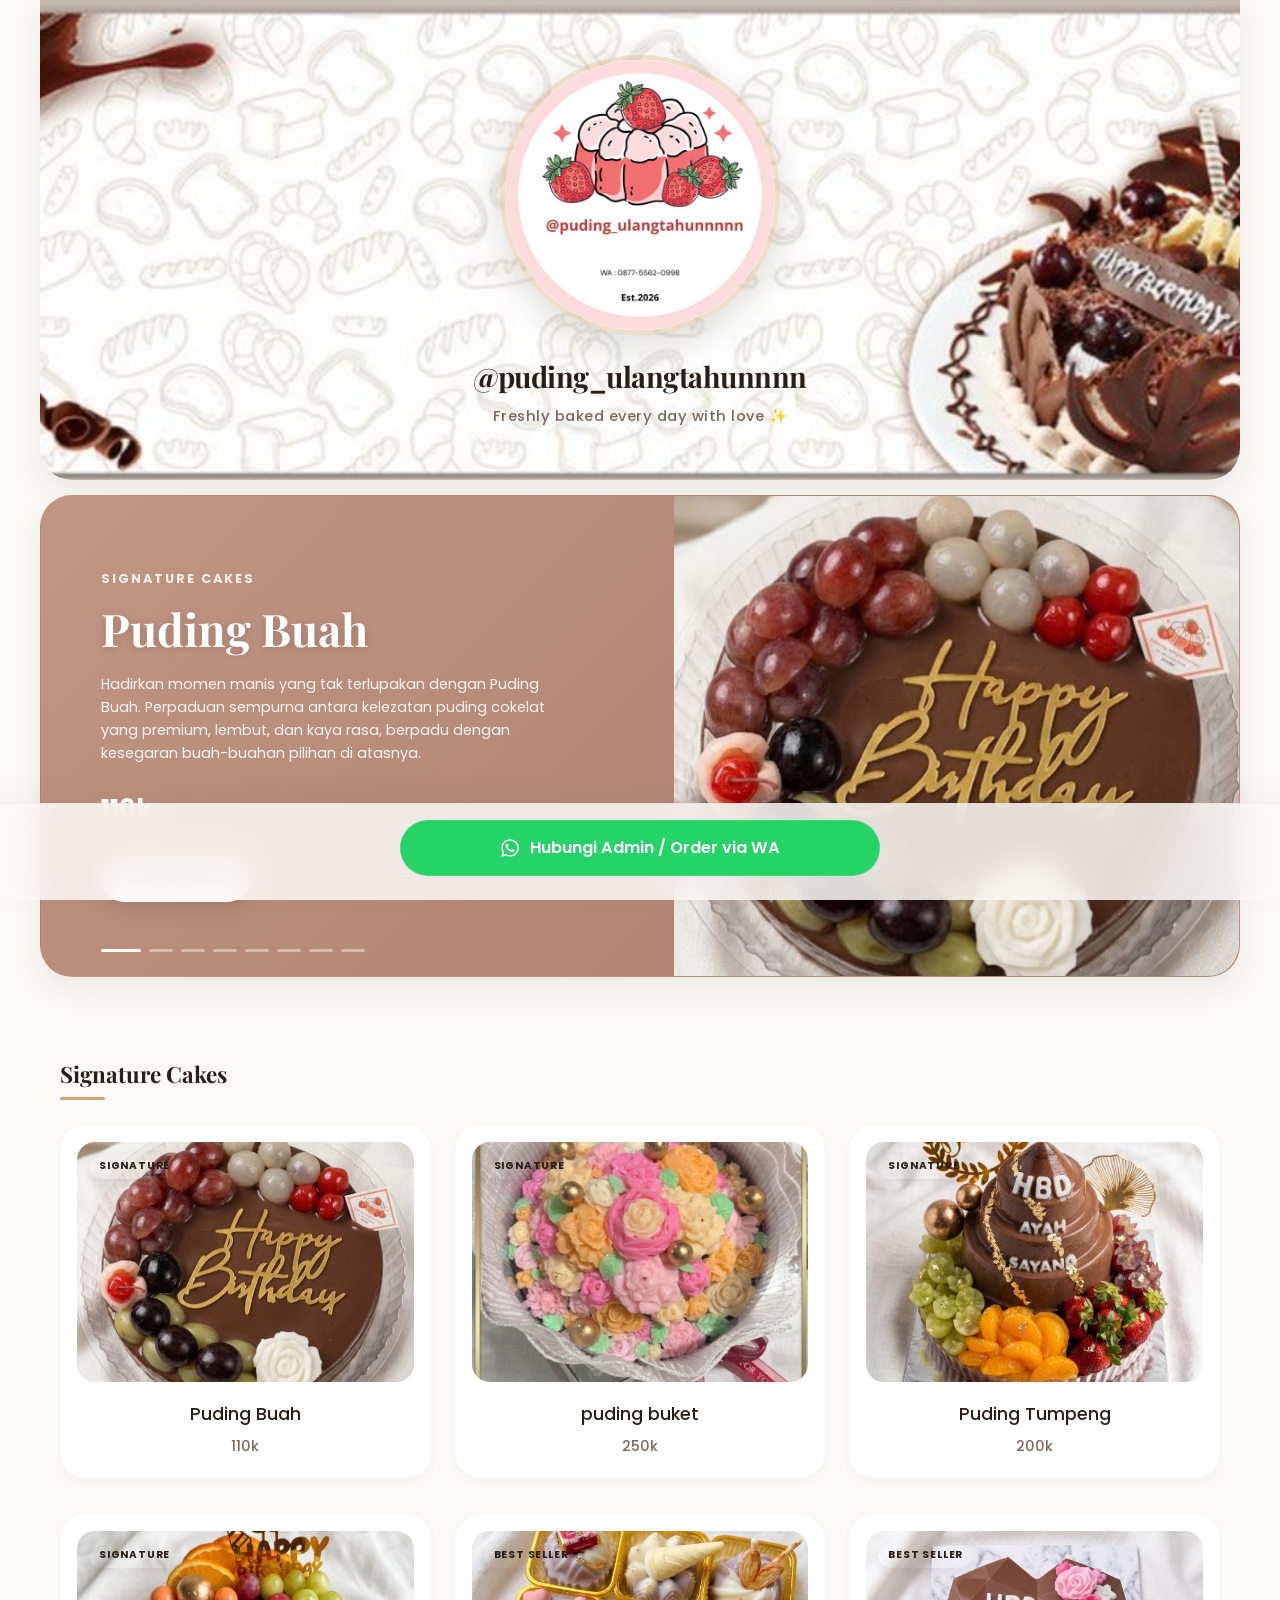
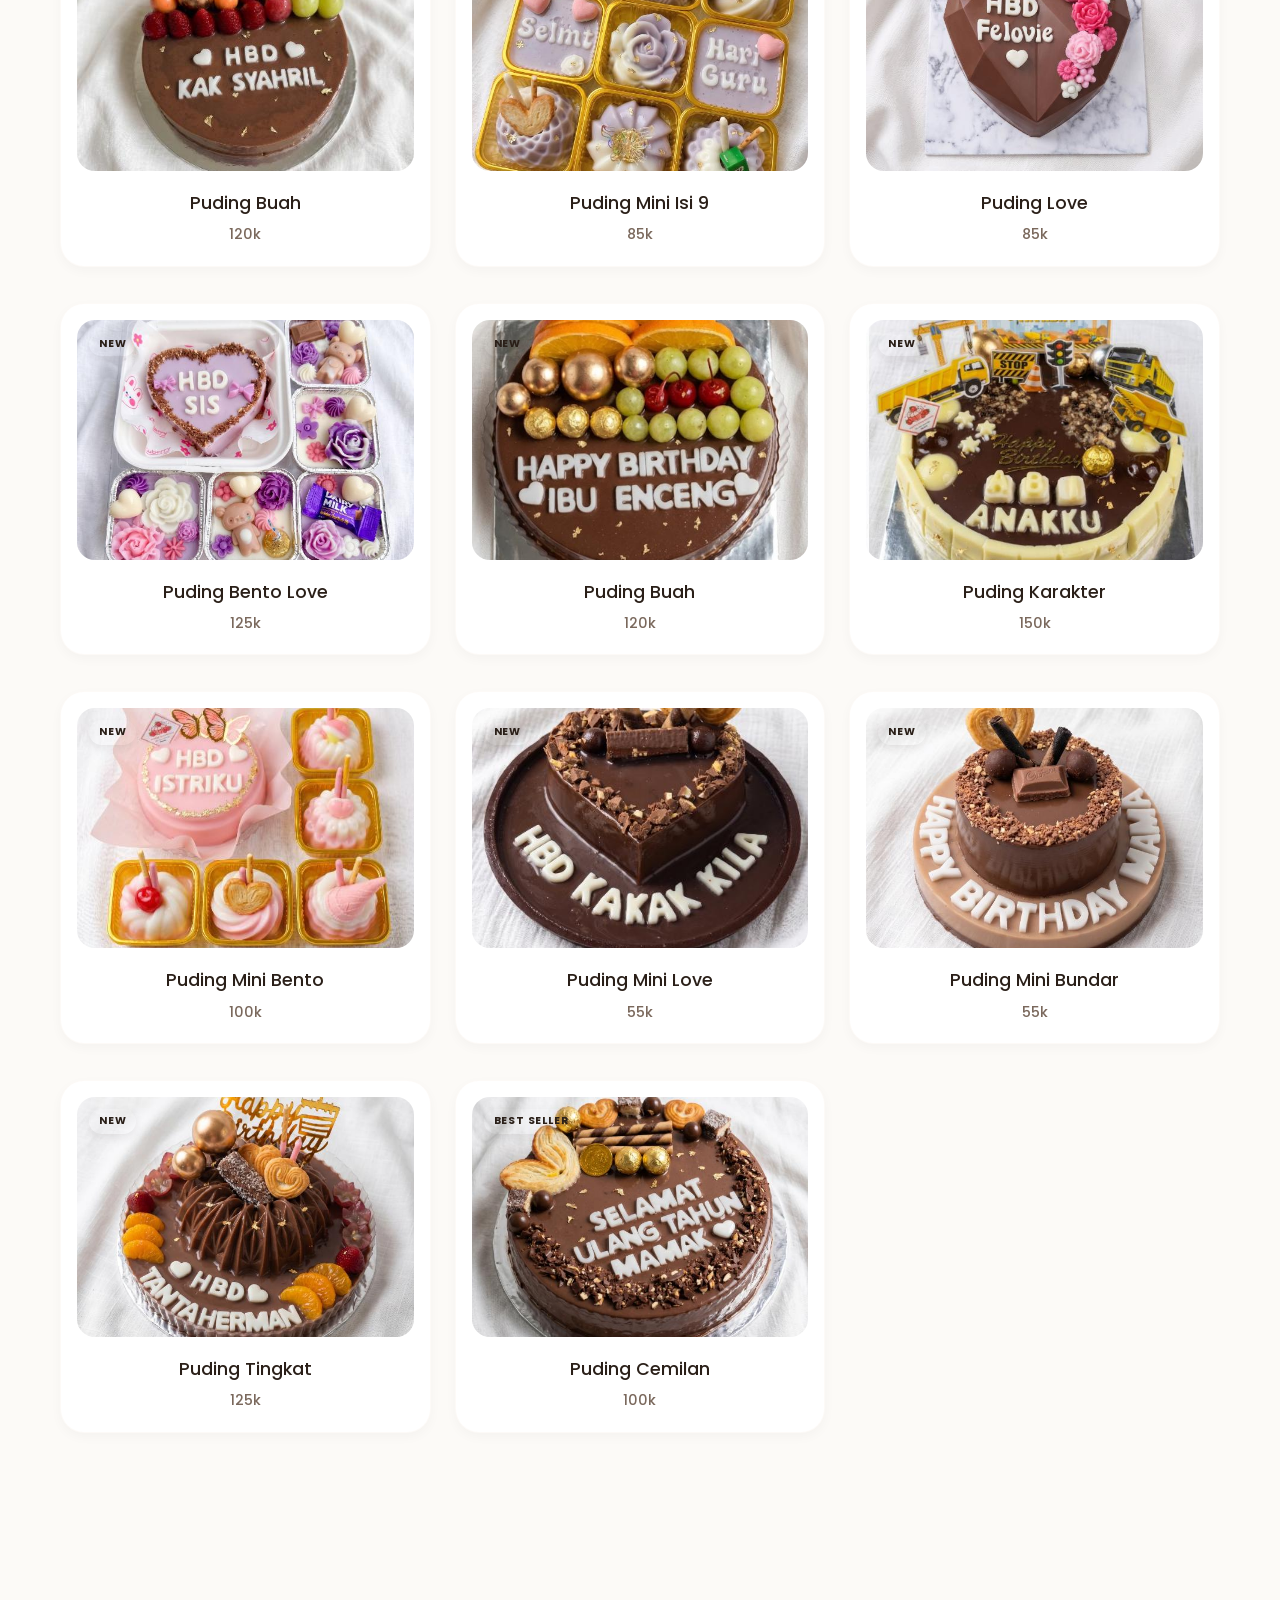
<file: index.html>
<!DOCTYPE html>
<html lang="id">
<head>
    <meta charset="UTF-8">
    <meta name="viewport" content="width=device-width, initial-scale=1.0">
    <title>Pricelist Toko Kue - Menu Spesial Premium</title>
    <link rel="stylesheet" href="style.css">
    <!-- Menggunakan kombinasi Playfair Display (judul mewah) dan Poppins (teks nyaman) -->
    <link rel="preconnect" href="https://fonts.googleapis.com">
    <link rel="preconnect" href="https://fonts.gstatic.com" crossorigin>
    <link href="https://fonts.googleapis.com/css2?family=Playfair+Display:ital,wght@0,600;0,700;1,400&family=Poppins:wght@400;500;600;700&display=swap" rel="stylesheet">
    
    <!-- Memuat berkas data menu eksternal -->
    <script src="menu.data.js"></script>
</head>
<body>

    <!-- Pembungkus Utama Aplikasi -->
    <div class="app-wrapper">
        
        <!-- Header Profil Toko (Glassmorphism & Elegant) -->
        <header class="header">
            <div class="logo-container">
                <!-- Ganti logo.jpg dengan logo toko kue jika ada -->
                <img src="logo.png" alt="Logo Toko Kue" class="logo-toko" onerror="this.src='https://images.unsplash.com/photo-1511018556340-d16986a1c194?w=150'">
            </div>
            <h1>@puding_ulangtahunnnn</h1>
            <p class="subtitle">Freshly baked every day with love ✨</p>
        </header>

        <!-- Elegant Hero Slider Section -->
        <div class="hero-slider-container">
            <div class="hero-slider" id="hero-slider">
                <!-- Slides will be injected dynamically via JavaScript -->
            </div>
            <!-- Slider dots pagination -->
            <div class="slider-dots" id="slider-dots"></div>
        </div>
    
        <!-- Kontainer Menu/Pricelist (Akan diisi dinamis oleh JavaScript) -->
        <main class="menu-container" id="menu-container">
            <div class="loading-state" style="text-align: center; color: var(--color-text-muted); font-size: 0.95rem; padding: 60px 0;">
                Memuat menu spesial... ✨
            </div>
        </main>
        
    </div>

    <!-- Tombol Order WhatsApp Melayang (Sticky Button with Pulse Animation) -->
    <div class="cta-container">
        <!-- Ganti nomor 628xxx dengan nomor WhatsApp toko kue Anda -->
        <a href="https://wa.me/6287755620998?text=Halo%20kak,%20saya%20tertarik%20untuk%20tanya-tanya%20tentang%20menu%20kuenya" class="btn-whatsapp" target="_blank" rel="noopener noreferrer">
            <svg class="icon-wa" xmlns="http://www.w3.org/2000/svg" viewBox="0 0 448 512">
                <path d="M380.9 97.1C339 55.1 283.2 32 223.9 32c-122.4 0-222 99.6-222 222 0 39.1 10.2 77.3 29.6 111L3 480l117.7-30.9c32.4 17.7 68.9 27 106.1 27h.1c122.3 0 224.1-99.6 224.1-222 0-59.3-25.2-115-67.1-157zm-157 341.6c-33.2 0-65.7-8.9-94-25.7l-6.7-4-69.8 18.3L72 359.2l-4.4-7c-18.5-29.4-28.2-63.3-28.2-98.2 0-101.7 82.8-184.5 184.6-184.5 49.3 0 95.6 19.2 130.4 54.1 34.8 34.9 56.2 81.2 56.1 130.5 0 101.8-84.9 184.6-186.6 184.6zm101.2-138.2c-5.5-2.8-32.8-16.2-37.9-18-5.1-1.9-8.8-2.8-12.5 2.8-3.7 5.6-14.3 18-17.6 21.8-3.2 3.7-6.5 4.2-12 1.4-32.6-16.3-54-29.1-75.5-66-5.7-9.8 5.7-9.1 16.3-30.3 1.8-3.7 .9-6.9-.5-9.7-1.4-2.8-12.5-30.1-17.1-41.2-4.5-10.8-9.1-9.3-12.5-9.5-3.2-.2-6.9-.2-10.6-.2-3.7 0-9.7 1.4-14.8 6.9-5.1 5.6-19.4 19-19.4 46.3 0 27.3 19.9 53.7 22.6 57.4 2.8 3.7 39.1 59.7 94.8 83.8 35.2 15.2 49 16.5 66.6 13.9 10.7-1.6 32.8-13.4 37.4-26.4 4.6-13 4.6-24.1 3.2-26.4-1.3-2.5-5-3.9-10.5-6.6z"/>
            </svg>
            Hubungi Admin / Order via WA
        </a>
    </div>

    <!-- Logika Javascript untuk Rendering Menu -->
    <script>
        let currentSlideIndex = 0;
        let slideInterval = null;
        let allItems = [];

        function renderMenu() {
            const container = document.getElementById('menu-container');
            if (!container) return;

            // Pastikan data menu termuat
            if (!window.menuData || window.menuData.length === 0) {
                container.innerHTML = `
                    <div style="text-align: center; color: var(--color-text-muted); padding: 60px 20px;">
                        <p style="font-size: 1.1rem; font-weight: 500; margin-bottom: 8px;">Menu belum tersedia</p>
                        <p style="font-size: 0.88rem;">Silakan tambahkan kategori dan kue melalui panel admin.</p>
                    </div>
                `;
                return;
            }

            // Kumpulkan semua item untuk slider
            allItems = [];
            window.menuData.forEach(cat => {
                if (cat.items && cat.items.length > 0) {
                    cat.items.forEach(item => {
                        allItems.push({
                            ...item,
                            category: cat.category
                        });
                    });
                }
            });

            // Jalankan rendering Hero Slider jika ada item
            if (allItems.length > 0) {
                renderHeroSlider();
                initSlider();
            } else {
                // Sembunyikan kontainer slider jika tidak ada menu
                const sliderContainer = document.querySelector('.hero-slider-container');
                if (sliderContainer) sliderContainer.style.display = 'none';
            }

            // Render grid menu utama
            let htmlContent = '';
            const pastelColors = [
                'var(--bg-pastel-1)', 
                'var(--bg-pastel-2)', 
                'var(--bg-pastel-3)', 
                'var(--bg-pastel-4)', 
                'var(--bg-pastel-5)'
            ];

            let globalItemCount = 0;

            window.menuData.forEach(cat => {
                // Lewati kategori jika tidak ada produk di dalamnya
                if (!cat.items || cat.items.length === 0) return;

                htmlContent += `
                    <!-- Kategori: ${cat.category} -->
                    <div class="category-section">
                        <h2 class="category-title">${cat.category}</h2>
                        <div class="menu-grid">
                `;

                cat.items.forEach((item, itemIdx) => {
                    // Penyiapan lencana (badge)
                    let badgeHtml = '';
                    if (item.badge && item.badge.trim() !== '') {
                        const badgeClass = item.badge.toLowerCase().replace(/\s+/g, '');
                        badgeHtml = `<span class="menu-badge badge-${badgeClass}">${item.badge}</span>`;
                    }

                    // Tentukan fallback gambar Unsplash otomatis berdasarkan kata kunci nama produk
                    let unsplashFallback = 'https://images.unsplash.com/photo-1578985545062-69928b1d9587?w=500'; // Default coklat
                    const nameLower = item.name.toLowerCase();
                    if (nameLower.includes('straw') || nameLower.includes('berry') || nameLower.includes('buah')) {
                        unsplashFallback = 'https://images.unsplash.com/photo-1565958011703-44f9829ba187?w=500'; // Strawberry
                    } else if (nameLower.includes('croissant') || nameLower.includes('bread') || nameLower.includes('roti') || nameLower.includes('pastry')) {
                        unsplashFallback = 'https://images.unsplash.com/photo-1555507036-ab1f4038808a?w=500'; // Croissant/Baking
                    } else if (nameLower.includes('puding') || nameLower.includes('jelly') || nameLower.includes('pudding')) {
                        unsplashFallback = 'https://images.unsplash.com/photo-1548859135-2442436d547d?w=500'; // Pudding
                    } else if (nameLower.includes('cheese') || nameLower.includes('keju')) {
                        unsplashFallback = 'https://images.unsplash.com/photo-1524351199679-46cddf530c04?w=500'; // Cheesecake
                    }

                    // Source gambar: jika kosong, langsung pakai fallback
                    const imgSrc = (item.img && item.img.trim() !== '') ? item.img : unsplashFallback;
                    
                    // Ambil warna pastel berurutan agar estetik
                    const currentBg = pastelColors[globalItemCount % pastelColors.length];
                    globalItemCount++;

                    // Dapatkan nomor WA dinamis
                    const waLinkEl = document.querySelector('.btn-whatsapp');
                    const waNumber = waLinkEl ? waLinkEl.getAttribute('href').split('?')[0].split('/').pop() : '6287755620998';
                    const waText = encodeURIComponent(`Halo kak, mau pesan ${item.name} ini kak?`);
                    const waItemHref = `https://wa.me/${waNumber}?text=${waText}`;

                    htmlContent += `
                            <!-- Item Kue: ${item.name} -->
                            <div class="menu-item">
                                <div class="menu-img-wrapper" style="background-color: ${currentBg};">
                                    ${badgeHtml}
                                    <img src="${imgSrc}" alt="${item.name}" class="menu-img" onerror="this.onerror=null; this.src='${unsplashFallback}';">
                                    <a href="${waItemHref}" class="menu-details-pill" target="_blank" rel="noopener noreferrer">Pesan via WA</a>
                                </div>
                                <div class="menu-info">
                                    <div class="menu-header">
                                        <h3 class="menu-name">${item.name}</h3>
                                        <span class="menu-price">${item.price}</span>
                                    </div>
                                </div>
                            </div>
                    `;
                });

                htmlContent += `
                        </div>
                    </div>
                `;
            });

            container.innerHTML = htmlContent || `
                <div style="text-align: center; color: var(--color-text-muted); padding: 60px 20px;">
                    <p style="font-size: 1.1rem; font-weight: 500;">Belum ada menu aktif.</p>
                </div>
            `;
        }

        // Render Slide di dalam Hero Section
        function renderHeroSlider() {
            const slider = document.getElementById('hero-slider');
            const dotsContainer = document.getElementById('slider-dots');
            if (!slider || !dotsContainer) return;

            let slidesHtml = '';
            let dotsHtml = '';

            const slideGradients = [
                'linear-gradient(135deg, #c09584 0%, #aa7b69 100%)', // Rose gold/terracotta
                'linear-gradient(135deg, #4a3b32 0%, #2e241e 100%)', // Rich chocolate
                'linear-gradient(135deg, #8c9c8e 0%, #6b7c6d 100%)', // Soft sage green
                'linear-gradient(135deg, #a88d75 0%, #8d735c 100%)', // Warm caramel
                'linear-gradient(135deg, #6c809a 0%, #4f637d 100%)'  // Dusty blue
            ];

            // Batasi maksimal 8 item terbaik untuk diputar di slider agar efisien
            const sliderItems = allItems.slice(0, 8);

            sliderItems.forEach((item, idx) => {
                // Tentukan fallback gambar Unsplash otomatis berdasarkan kata kunci nama produk
                let unsplashFallback = 'https://images.unsplash.com/photo-1578985545062-69928b1d9587?w=800'; // Default coklat
                const nameLower = item.name.toLowerCase();
                if (nameLower.includes('straw') || nameLower.includes('berry') || nameLower.includes('buah')) {
                    unsplashFallback = 'https://images.unsplash.com/photo-1565958011703-44f9829ba187?w=800'; // Strawberry
                } else if (nameLower.includes('croissant') || nameLower.includes('bread') || nameLower.includes('roti') || nameLower.includes('pastry')) {
                    unsplashFallback = 'https://images.unsplash.com/photo-1555507036-ab1f4038808a?w=800'; // Croissant/Baking
                } else if (nameLower.includes('puding') || nameLower.includes('jelly') || nameLower.includes('pudding')) {
                    unsplashFallback = 'https://images.unsplash.com/photo-1548859135-2442436d547d?w=800'; // Pudding
                } else if (nameLower.includes('cheese') || nameLower.includes('keju')) {
                    unsplashFallback = 'https://images.unsplash.com/photo-1524351199679-46cddf530c04?w=800'; // Cheesecake
                }

                const imgSrc = (item.img && item.img.trim() !== '') ? item.img : unsplashFallback;
                const currentGradient = slideGradients[idx % slideGradients.length];
                const isActive = idx === 0 ? 'active' : '';

                // Link order WA untuk slide ini
                const waLinkEl = document.querySelector('.btn-whatsapp');
                const waNumber = waLinkEl ? waLinkEl.getAttribute('href').split('?')[0].split('/').pop() : '6287755620998';
                const waText = encodeURIComponent(`Halo kak, mau pesan ${item.name} ini kak?`);
                const waSlideHref = `https://wa.me/${waNumber}?text=${waText}`;

                slidesHtml += `
                    <div class="hero-slide ${isActive}" style="background: ${currentGradient};" data-slide-index="${idx}">
                        <div class="hero-slide-content">
                            <span class="hero-slide-category">${item.category}</span>
                            <h2 class="hero-slide-title">${item.name}</h2>
                            <p class="hero-slide-desc">${item.desc || 'Nikmati sensasi kelezatan premium kami yang dibuat khusus dengan bahan-bahan terbaik.'}</p>
                            <div class="hero-slide-price">${item.price}</div>
                            <a href="${waSlideHref}" class="hero-slide-btn" target="_blank" rel="noopener noreferrer">View Details</a>
                        </div>
                        <div class="hero-slide-img-wrapper">
                            <img src="${imgSrc}" alt="${item.name}" class="hero-slide-img" onerror="this.onerror=null; this.src='${unsplashFallback}';">
                        </div>
                    </div>
                `;

                dotsHtml += `
                    <span class="slider-dot ${idx === 0 ? 'active' : ''}" onclick="goToSlide(${idx})"></span>
                `;
            });

            slider.innerHTML = slidesHtml;
            dotsContainer.innerHTML = dotsHtml;
        }

        // Inisialisasi Interval Pemutaran Otomatis (10 detik)
        function initSlider() {
            if (slideInterval) clearInterval(slideInterval);
            slideInterval = setInterval(nextSlide, 10000);
        }

        function nextSlide() {
            const slides = document.querySelectorAll('.hero-slide');
            if (slides.length <= 1) return;

            let nextIdx = (currentSlideIndex + 1) % slides.length;
            goToSlide(nextIdx);
        }

        // Pindah ke slide tertentu
        function goToSlide(targetIdx) {
            const slides = document.querySelectorAll('.hero-slide');
            const dots = document.querySelectorAll('.slider-dot');
            if (slides.length === 0) return;

            // Reset current active slide
            slides[currentSlideIndex].classList.remove('active');
            if (dots[currentSlideIndex]) dots[currentSlideIndex].classList.remove('active');

            // Set new active slide
            currentSlideIndex = targetIdx;
            slides[currentSlideIndex].classList.add('active');
            if (dots[currentSlideIndex]) dots[currentSlideIndex].classList.add('active');

            // Reset interval agar hitungan 10 detik dimulai dari 0 saat di-klik manual
            initSlider();
        }

        // Jalankan render setelah seluruh elemen dimuat
        document.addEventListener('DOMContentLoaded', renderMenu);
    </script>

</body>
</html>
</file>
<file: style.css>
/* ==========================================
   DESIGN SYSTEM & VARIABLES (:root)
   ========================================== */
:root {
    --font-serif: 'Playfair Display', serif;
    --font-sans: 'Poppins', sans-serif;
    
    /* Palet warna bernuansa toko kue premium */
    --bg-primary: #fcfaf7; /* Krem vanilla sangat lembut */
    --bg-card: #ffffff;
    --color-text-dark: #2a1f18; /* Coklat tua espresso */
    --color-text-muted: #7a685c; /* Coklat susu lembut */
    --color-accent: #d4a373; /* Aksen emas karamel */
    --color-accent-hover: #c39262;
    --color-whatsapp: #25D366; /* Warna hijau WhatsApp */
    --color-whatsapp-hover: #20ba56;
    
    /* Sistem Elevasi Bayangan (Shadows) */
    --shadow-sm: 0 4px 12px rgba(42, 31, 24, 0.03);
    --shadow-md: 0 12px 30px rgba(42, 31, 24, 0.08);
    --shadow-lg: 0 20px 48px rgba(42, 31, 24, 0.12);
    
    /* Kecepatan Transisi */
    --transition-smooth: all 0.4s cubic-bezier(0.16, 1, 0.3, 1);
    
    /* Variabel Warna Pastel Dinamis untuk Kartu Menu */
    --bg-pastel-1: #f5eedf; /* Cream vanilla lembut */
    --bg-pastel-2: #f6e6e4; /* Pink rose lembut */
    --bg-pastel-3: #e2ede5; /* Green sage lembut */
    --bg-pastel-4: #e3e8f0; /* Grey/blue soft */
    --bg-pastel-5: #ebdcd0; /* Light terracotta soft */
}

/* ==========================================
   RESET BASIC STYLE & LAYOUT
   ========================================== */
* {
    margin: 0;
    padding: 0;
    box-sizing: border-box;
}

body {
    background-color: var(--bg-primary);
    color: var(--color-text-dark);
    font-family: var(--font-sans);
    min-height: 100vh;
    line-height: 1.6;
    -webkit-font-smoothing: antialiased;
}

/* Pembungkus Utama Aplikasi */
.app-wrapper {
    max-width: 1200px;
    margin: 0 auto;
    padding-bottom: 120px; /* Jarak bawah agar tidak tertimbun tombol WA */
}

/* ==========================================
   HEADER SECTION (Elegant Boutique Style)
   ========================================== */
.header {
    text-align: center;
    padding: 55px 20px 50px;
    background-image: url('banner.png');
    background-size: cover;
    background-position: center;
    border-bottom: 1px solid rgba(212, 163, 115, 0.12);
    border-radius: 0 0 32px 32px;
    box-shadow: var(--shadow-md);
    margin-bottom: 15px;
    transition: var(--transition-smooth);
}

.logo-container {
    width: 280px;
    height: 280px;
    margin: 0 auto 18px;
    border-radius: 50%;
    overflow: hidden;
    border: 5px solid rgba(212, 163, 115, 0.35);
    box-shadow: 0 12px 36px rgba(42, 31, 24, 0.15);
    transition: var(--transition-smooth);
}

.logo-container:hover {
    transform: scale(1.05) rotate(5deg);
    border-color: var(--color-accent);
}

.logo-toko {
    width: 100%;
    height: 100%;
    object-fit: cover;
    background-color: #ffffff;
    padding: 0;
}

.header h1 {
    font-family: var(--font-serif);
    font-size: 1.8rem;
    font-weight: 700;
    color: var(--color-text-dark);
    margin-bottom: 6px;
    letter-spacing: -0.5px;
    text-shadow: 0 2px 8px rgba(255, 255, 255, 0.8);
}

.subtitle {
    font-size: 0.92rem;
    color: var(--color-text-muted);
    font-weight: 500;
    letter-spacing: 0.5px;
    text-shadow: 0 1px 4px rgba(255, 255, 255, 0.85);
}

/* ==========================================
   MENU CONTAINER & GRID SYSTEM
   ========================================== */
.menu-container {
    padding: 20px;
}

.category-section {
    margin-bottom: 40px;
}

.category-title {
    font-family: var(--font-serif);
    font-size: 1.4rem;
    color: var(--color-text-dark);
    margin: 15px 0 25px;
    position: relative;
    display: inline-block;
    padding-bottom: 8px;
}

.category-title::after {
    content: '';
    position: absolute;
    bottom: 0;
    left: 0;
    width: 45px;
    height: 3px;
    background-color: var(--color-accent);
    border-radius: 2px;
}

/* CSS Grid Dinamis: Otomatis beradaptasi di Mobile & Desktop */
.menu-grid {
    display: grid;
    grid-template-columns: 1fr;
    gap: 24px;
}

@media (min-width: 640px) {
    .menu-grid {
        grid-template-columns: repeat(2, 1fr);
    }
}

@media (min-width: 960px) {
    .menu-grid {
        grid-template-columns: repeat(3, 1fr);
    }
}

/* ==========================================
   ELEGANT HERO SLIDER
   ========================================== */
.hero-slider-container {
    width: 100%;
    margin-top: 10px;
    margin-bottom: 45px;
    border-radius: 32px;
    overflow: hidden;
    box-shadow: var(--shadow-md);
    background: linear-gradient(135deg, #c09584 0%, #aa7b69 100%);
    position: relative;
    border: 1px solid rgba(212, 163, 115, 0.12);
}

.hero-slider {
    position: relative;
    width: 100%;
    height: 480px;
    overflow: hidden;
}

.hero-slide {
    position: absolute;
    top: 0;
    left: 0;
    width: 100%;
    height: 100%;
    display: flex;
    flex-direction: row;
    opacity: 0;
    pointer-events: none;
    transition: opacity 1.2s cubic-bezier(0.25, 1, 0.5, 1);
    z-index: 1;
}

.hero-slide.active {
    opacity: 1;
    pointer-events: auto;
    z-index: 2;
}

/* Left side: Text Content */
.hero-slide-content {
    flex: 1;
    padding: 60px;
    display: flex;
    flex-direction: column;
    justify-content: center;
    color: #ffffff;
    z-index: 3;
    transition: transform 0.8s cubic-bezier(0.16, 1, 0.3, 1);
    transform: translateY(20px);
}

.hero-slide.active .hero-slide-content {
    transform: translateY(0);
}

.hero-slide-category {
    font-size: 0.8rem;
    font-weight: 700;
    text-transform: uppercase;
    letter-spacing: 2px;
    margin-bottom: 12px;
    color: rgba(255, 255, 255, 0.85);
    display: inline-block;
}

.hero-slide-title {
    font-family: var(--font-serif);
    font-size: 2.8rem;
    font-weight: 700;
    line-height: 1.25;
    margin-bottom: 16px;
    text-shadow: 0 2px 10px rgba(0,0,0,0.15);
}

.hero-slide-desc {
    font-size: 0.9rem;
    line-height: 1.6;
    margin-bottom: 24px;
    color: rgba(255, 255, 255, 0.9);
    max-width: 90%;
}

.hero-slide-price {
    font-size: 1.6rem;
    font-weight: 700;
    color: #ffffff;
    margin-bottom: 25px;
    display: inline-flex;
    align-items: center;
}

.hero-slide-btn {
    align-self: flex-start;
    background: #ffffff;
    color: var(--color-text-dark);
    padding: 12px 28px;
    border-radius: 50px;
    text-decoration: none;
    font-weight: 600;
    font-size: 0.9rem;
    box-shadow: 0 8px 20px rgba(0,0,0,0.1);
    transition: var(--transition-smooth);
}

.hero-slide-btn:hover {
    transform: translateY(-3px);
    box-shadow: 0 12px 24px rgba(0,0,0,0.15);
    background: #fdfaf7;
}

/* Right side: Image wrapper */
.hero-slide-img-wrapper {
    flex: 1.1;
    height: 100%;
    position: relative;
    overflow: hidden;
    display: flex;
    align-items: center;
    justify-content: center;
    background-color: rgba(0, 0, 0, 0.05);
}

.hero-slide-img {
    width: 100%;
    height: 100%;
    object-fit: cover;
    transition: transform 10s ease;
}

.hero-slide.active .hero-slide-img {
    transform: scale(1.06);
}

/* Dots navigation */
.slider-dots {
    position: absolute;
    bottom: 24px;
    left: 60px;
    z-index: 10;
    display: flex;
    gap: 8px;
}

.slider-dot {
    width: 24px;
    height: 3px;
    background: rgba(255, 255, 255, 0.4);
    border-radius: 2px;
    cursor: pointer;
    transition: var(--transition-smooth);
}

.slider-dot.active {
    background: #ffffff;
    width: 40px;
}

/* Mobile responsive for hero slider */
@media (max-width: 768px) {
    .hero-slider {
        height: auto;
        min-height: 480px;
    }
    .hero-slide {
        flex-direction: column-reverse;
        position: relative;
        display: none;
        opacity: 1;
        visibility: visible;
    }
    .hero-slide.active {
        display: flex;
    }
    .hero-slide-content {
        padding: 35px 20px 45px;
        text-align: center;
    }
    .hero-slide-title {
        font-size: 2rem;
    }
    .hero-slide-btn {
        align-self: center;
    }
    .hero-slide-img-wrapper {
        height: 220px;
        width: 100%;
        flex: none;
    }
    .slider-dots {
        left: 50%;
        transform: translateX(-50%);
        bottom: 16px;
    }
}

/* ==========================================
   MENU ITEM CARDS (Minimalist Polaroid Style)
   ========================================== */
.menu-item {
    background: #ffffff;
    border-radius: 24px;
    padding: 16px;
    box-shadow: var(--shadow-sm);
    display: flex;
    flex-direction: column;
    transition: var(--transition-smooth);
    position: relative;
    border: 1px solid rgba(212, 163, 115, 0.06);
    margin-bottom: 12px;
}

.menu-item:hover {
    transform: translateY(-6px);
    box-shadow: var(--shadow-md);
    border-color: rgba(212, 163, 115, 0.15);
}

/* Rounded pastel wrapper for the image */
.menu-img-wrapper {
    position: relative;
    width: 100%;
    height: 240px;
    border-radius: 18px;
    overflow: hidden;
    display: flex;
    align-items: center;
    justify-content: center;
    transition: var(--transition-smooth);
}

/* Padded image */
.menu-img {
    width: 100%;
    height: 100%;
    object-fit: cover;
    transition: var(--transition-smooth);
}

.menu-item:hover .menu-img {
    transform: scale(1.04);
}

/* Aesthetic Menu Badges */
.menu-badge {
    position: absolute;
    top: 12px;
    left: 12px;
    z-index: 10;
    padding: 4px 10px;
    border-radius: 30px;
    font-size: 0.65rem;
    font-weight: 700;
    text-transform: uppercase;
    letter-spacing: 0.8px;
    box-shadow: 0 4px 10px rgba(42, 31, 24, 0.08);
}

/* View Details Pill Button overlay in image */
.menu-details-pill {
    position: absolute;
    bottom: 12px;
    left: 50%;
    transform: translateX(-50%) translateY(10px);
    opacity: 0;
    visibility: hidden;
    background: #ffffff;
    color: var(--color-text-dark);
    padding: 6px 16px;
    border-radius: 30px;
    font-size: 0.7rem;
    font-weight: 600;
    text-decoration: none;
    box-shadow: 0 4px 10px rgba(0, 0, 0, 0.08);
    transition: var(--transition-smooth);
    z-index: 5;
    white-space: nowrap;
}

.menu-item:hover .menu-details-pill {
    transform: translateX(-50%) translateY(0);
    opacity: 1;
    visibility: visible;
}

/* Card Information - Centered */
.menu-info {
    padding: 18px 4px 4px;
    display: flex;
    flex-direction: column;
    align-items: center;
    text-align: center;
}

.menu-header {
    display: flex;
    flex-direction: column;
    align-items: center;
    margin-bottom: 0px;
    gap: 4px;
}

.menu-name {
    font-family: var(--font-sans);
    font-size: 1.1rem;
    font-weight: 500;
    color: var(--color-text-dark);
    margin-bottom: 2px;
}

.menu-price {
    font-family: var(--font-sans);
    font-weight: 500;
    color: var(--color-text-muted);
    font-size: 0.88rem;
    white-space: nowrap;
}

/* ==========================================
   STICKY WHATSAPP BUTTON (Pulse Effect)
   ========================================== */
.cta-container {
    position: fixed;
    bottom: 0;
    left: 0;
    right: 0;
    background: rgba(252, 250, 247, 0.85);
    backdrop-filter: blur(16px);
    -webkit-backdrop-filter: blur(16px);
    padding: 16px 20px 24px;
    display: flex;
    justify-content: center;
    z-index: 100;
    border-top: 1px solid rgba(212, 163, 115, 0.12);
    box-shadow: 0 -8px 30px rgba(42, 31, 24, 0.04);
}

.btn-whatsapp {
    width: 100%;
    max-width: 480px;
    background-color: var(--color-whatsapp);
    color: white;
    text-align: center;
    padding: 14px 28px;
    border-radius: 50px;
    text-decoration: none;
    font-weight: 600;
    font-size: 1.02rem;
    transition: var(--transition-smooth);
    display: flex;
    align-items: center;
    justify-content: center;
    gap: 10px;
    border: 1px solid rgba(255, 255, 255, 0.1);
    position: relative;
    overflow: hidden;
    animation: wa-pulse 3s infinite ease-in-out;
}

.btn-whatsapp::before {
    content: '';
    position: absolute;
    top: 0;
    left: -100%;
    width: 100%;
    height: 100%;
    background: linear-gradient(120deg, transparent, rgba(255, 255, 255, 0.2), transparent);
    transition: all 0.6s ease;
}

.btn-whatsapp:hover::before {
    left: 100%;
}

.btn-whatsapp:hover {
    background-color: var(--color-whatsapp-hover);
    transform: translateY(-3px);
}

.btn-whatsapp:active {
    transform: translateY(-1px) scale(0.98);
}

.icon-wa {
    width: 20px;
    height: 20px;
    fill: currentColor;
}

/* Animasi Denyut Glowing Lembut */
@keyframes wa-pulse {
    0% {
        box-shadow: 0 8px 24px rgba(37, 211, 102, 0.35);
    }
    50% {
        box-shadow: 0 8px 30px rgba(37, 211, 102, 0.65);
        transform: scale(1.01);
    }
    100% {
        box-shadow: 0 8px 24px rgba(37, 211, 102, 0.35);
    }
}
</file>
